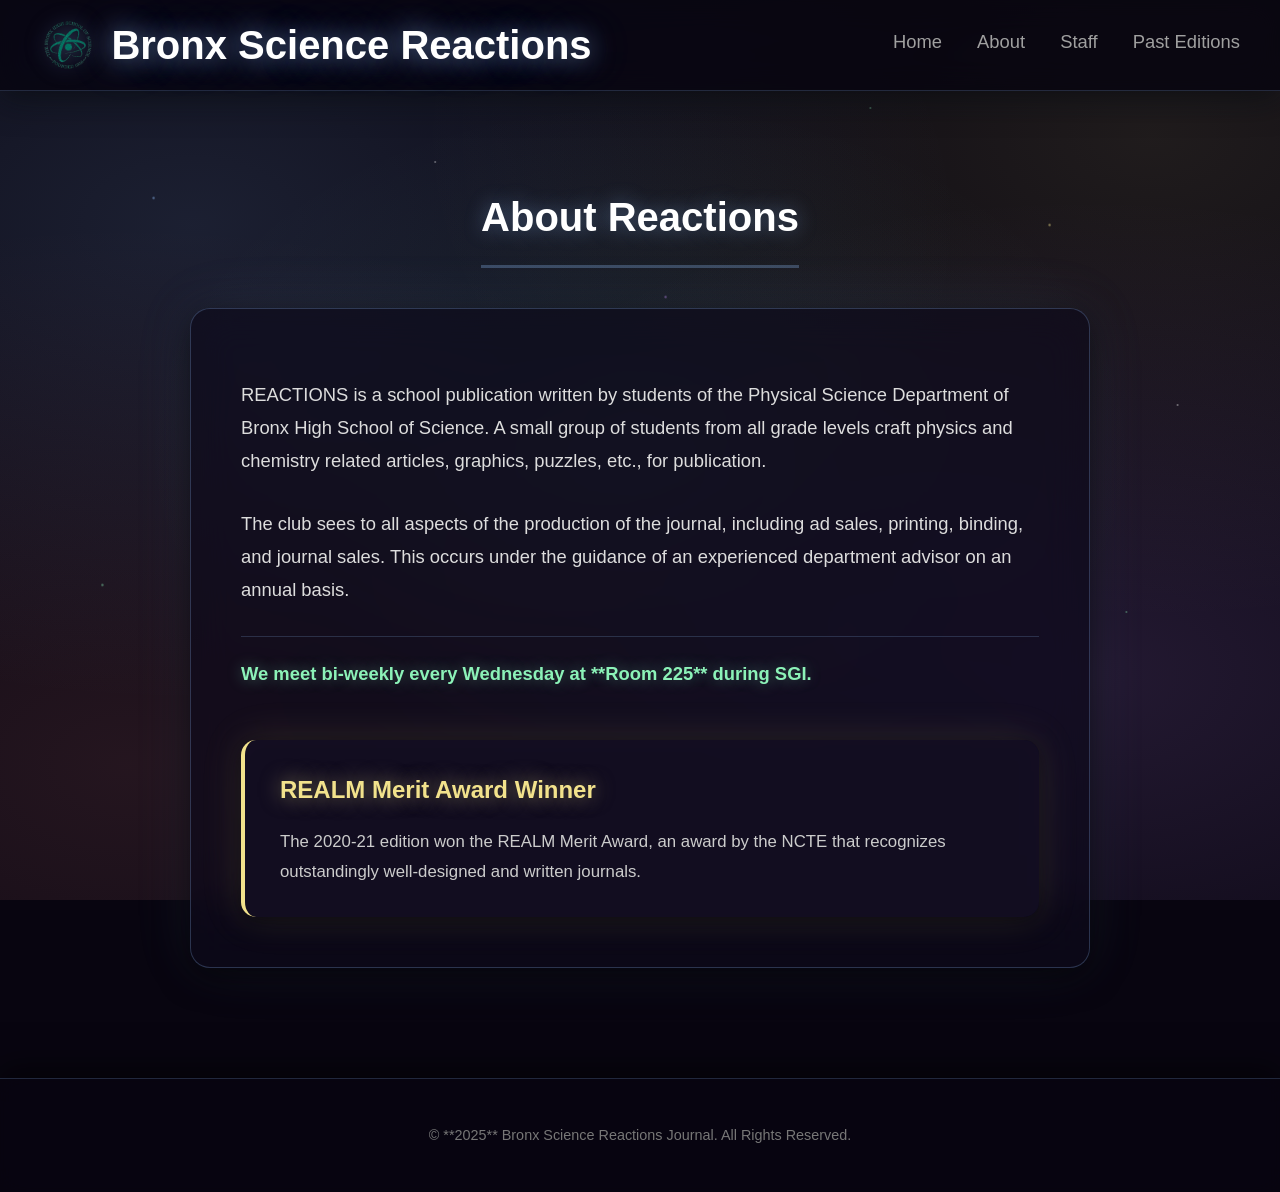
<file: about.html>
<!DOCTYPE html>
<html lang="en">
<head>
    <meta charset="UTF-8">
    <meta name="viewport" content="width=device-width, initial-scale=1.0">
    <title>About - Bronx Science Reactions Journal</title>
    <link rel="stylesheet" href="styles.css">
    
    <script async src="https://www.googletagmanager.com/gtag/js?id=G-515P19Z7Z0"></script>
    <script>
      window.dataLayer = window.dataLayer || [];
      function gtag(){dataLayer.push(arguments);}
      gtag('js', new Date());
    
      gtag('config', 'G-515P19Z7Z0');
    </script>
    
</head>
<body>
    <div class="navbar">
        <div class="container">
            <div class="logo-container">
                <img src="assets/logo-icon.png" alt="Reactions Logo Icon" class="header-logo-icon">
                <h1 class="logo">Bronx Science Reactions</h1>
            </div>
            <nav>
                <ul>
                    <li><a href="index.html">Home</a></li>
                    <li><a href="about.html">About</a></li>
                    <li><a href="staff.html">Staff</a></li>
                    <li><a href="past-editions.html">Past Editions</a></li>
                </ul>
            </nav>
        </div>
    </div>

    <section class="about-page">
        <div class="container">
            <h2>About Reactions</h2>
            <div class="about-content">
                <p>REACTIONS is a school publication written by students of the Physical Science Department of Bronx High School of Science. A small group of students from all grade levels craft physics and chemistry related articles, graphics, puzzles, etc., for publication.</p>
                
                <p>The club sees to all aspects of the production of the journal, including ad sales, printing, binding, and journal sales. This occurs under the guidance of an experienced department advisor on an annual basis.</p>
                
                <p class="meeting-info">We meet bi-weekly every Wednesday at **Room 225** during SGI.</p> 
                
                <div class="award-box">
                    <h3>REALM Merit Award Winner</h3>
                    <p>The 2020-21 edition won the REALM Merit Award, an award by the NCTE that recognizes outstandingly well-designed and written journals.</p>
                </div>
            </div>
        </div>
    </section>

    <footer>
        <div class="container">
            <p>&copy; **2025** Bronx Science Reactions Journal. All Rights Reserved.</p> 
        </div>
    </footer>

    <script src="script.js"></script> 
</body>
</html>
</file>
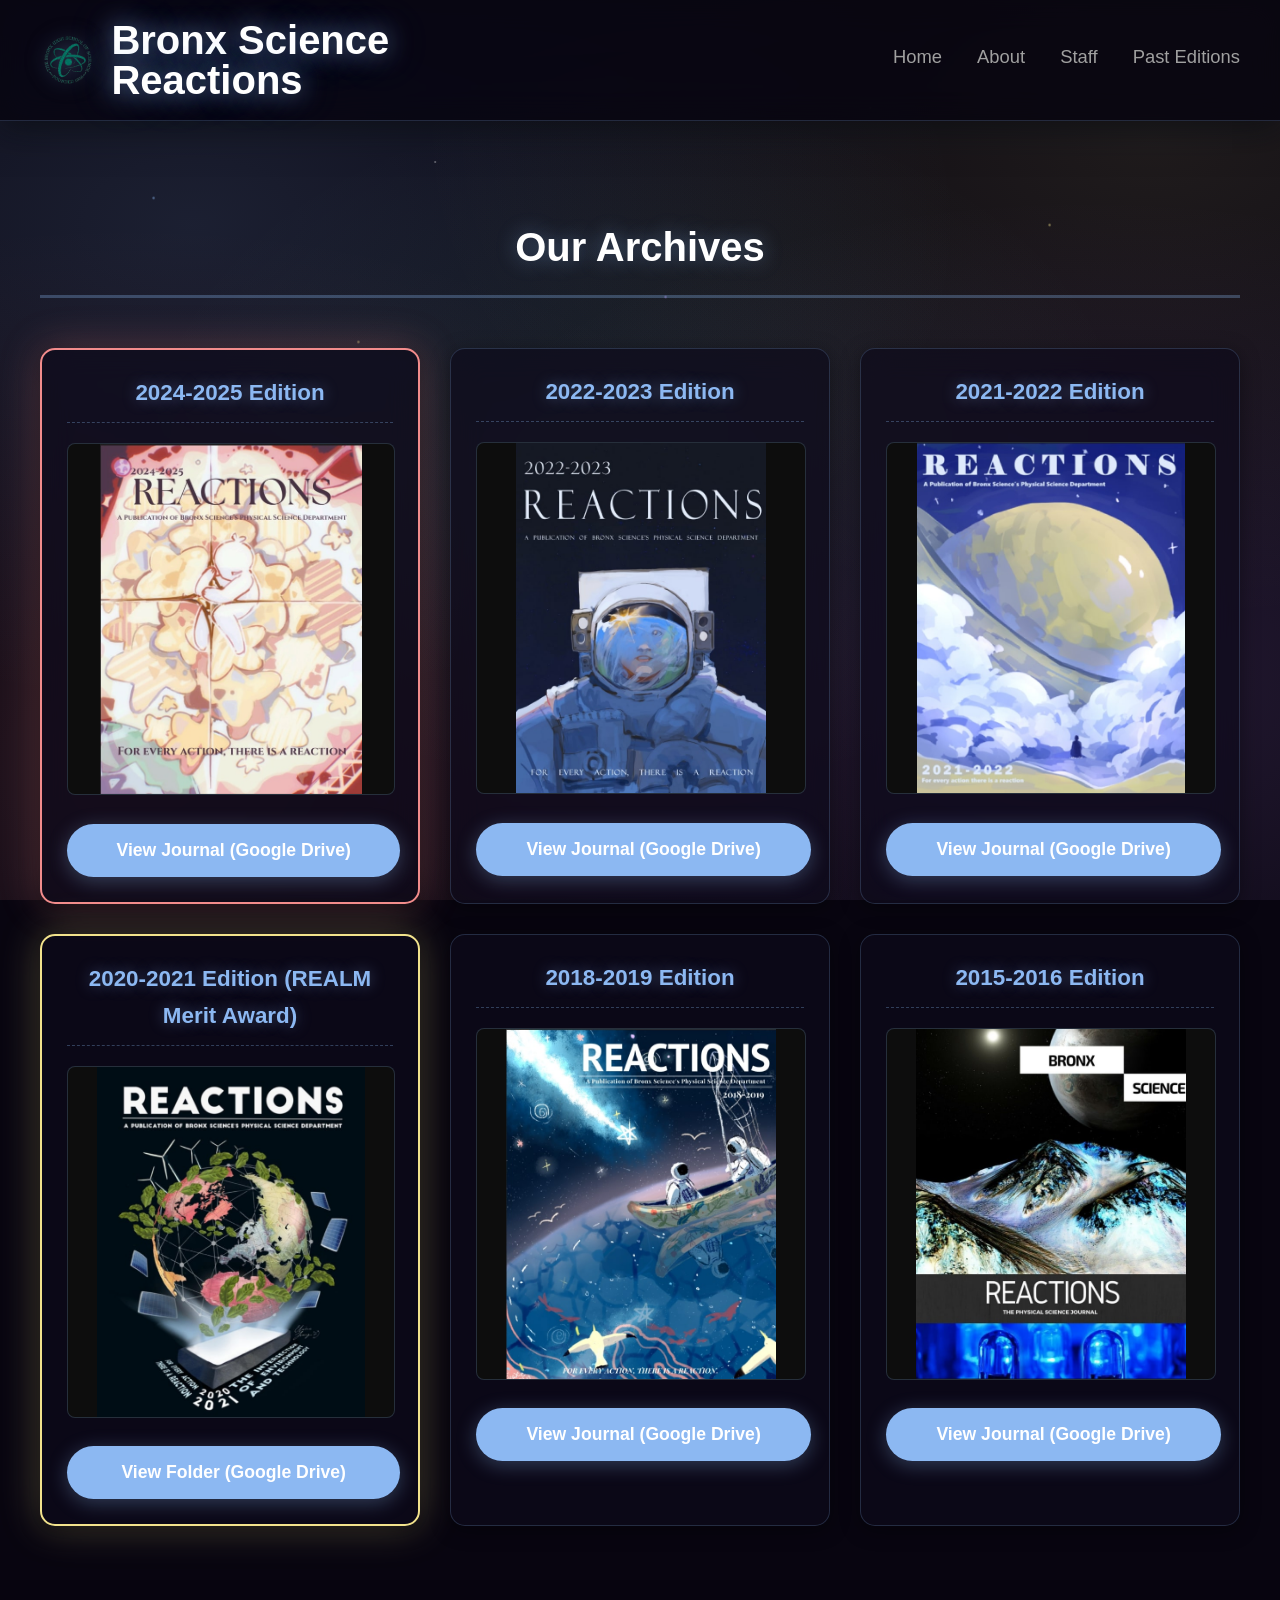
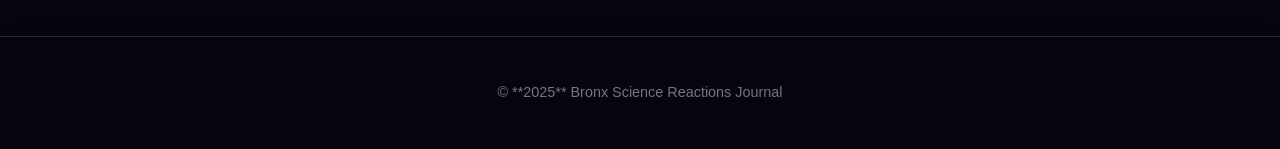
<file: past-editions.html>
<!DOCTYPE html>
<html lang="en">
<head>
    <meta charset="UTF-8">
    <meta name="viewport" content="width=device-width, initial-scale=1.0">
    <title>Past Editions - Bronx Science Reactions</title>
    <link rel="stylesheet" href="styles.css">
    
    <script async src="https://www.googletagmanager.com/gtag/js?id=G-515P19Z7Z0"></script>
    <script>
      window.dataLayer = window.dataLayer || [];
      function gtag(){dataLayer.push(arguments);}
      gtag('js', new Date());
    
      gtag('config', 'G-515P19Z7Z0');
    </script>
    
</head>
<body>
    <header class="navbar">
        <div class="container">
            <div class="logo-container">
                <img src="assets/logo-icon.png" alt="Reactions Logo Icon" class="header-logo-icon">
                <h1 class="logo">Bronx Science <br> Reactions</h1>
            </div>
            <nav>
                <ul>
                    <li><a href="index.html">Home</a></li>
                    <li><a href="about.html">About</a></li>
                    <li><a href="staff.html">Staff</a></li>
                    <li><a href="past-editions.html">Past Editions</a></li>
                </ul>
            </nav>
        </div>
    </header>

    <main class="editions-page">
        <div class="container">
            <h2>Our Archives</h2>

            <div class="edition-grid">
                
                <div class="edition-card recent">
                    <h3>2024-2025 Edition</h3>
                    <img src="assets/cover-2024-2025.jpg" alt="Cover of the 2024-2025 Reactions Journal" class="edition-cover">
                    <a href="https://drive.google.com/file/d/1R69umr81uTIhuT5x1mx7t2AD26jYbKQH/view" target="_blank" class="download-button">View Journal (Google Drive)</a>
                </div>

                <div class="edition-card">
                    <h3>2022-2023 Edition</h3>
                    <img src="assets/cover-2022-2023.jpg" alt="Cover of the 2022-2023 Reactions Journal" class="edition-cover">
                    <a href="https://drive.google.com/file/d/1EAWnGjIhV6VgItKYykqI08MQtvLHch9j/view" target="_blank" class="download-button">View Journal (Google Drive)</a>
                </div>

                <div class="edition-card">
                    <h3>2021-2022 Edition</h3>
                    <img src="assets/cover-2021-2022.jpg" alt="Cover of the 2021-2022 Reactions Journal" class="edition-cover">
                    <a href="https://drive.google.com/file/d/1NMG_OysKqNnlXZI18jMHiwidVzdb9PTu/view" target="_blank" class="download-button">View Journal (Google Drive)</a>
                </div>

                <div class="edition-card award-winning">
                    <h3>2020-2021 Edition (REALM Merit Award)</h3>
                    <img src="assets/cover-2020-2021.jpg" alt="Cover of the 2020-2021 Reactions Journal" class="edition-cover">
                    <a href="https://drive.google.com/drive/folders/1luVz6KhkiWEewsyApXLMsO-V0v8NdaVm" target="_blank" class="download-button">View Folder (Google Drive)</a>
                </div>

                <div class="edition-card">
                    <h3>2018-2019 Edition</h3>
                    <img src="assets/cover-2018-2019.jpg" alt="Cover of the 2018-2019 Reactions Journal" class="edition-cover">
                    <a href="https://drive.google.com/file/d/10R5o0jK3RkKv8rVd2TQX4X7bYpBWqK8H/view" target="_blank" class="download-button">View Journal (Google Drive)</a>
                </div>
                
                <div class="edition-card">
                    <h3>2015-2016 Edition</h3>
                    <img src="assets/cover-2015-2016.jpg" alt="Cover of the 2015-2016 Reactions Journal" class="edition-cover">
                    <a href="https://drive.google.com/file/d/12AlnqclXS9xD6YNhwv8btga3d1RdTk1Z/view" target="_blank" class="download-button">View Journal (Google Drive)</a>
                </div>
                

            </div>
        </div>
    </main>

    <footer>
        <div class="container">
            <p>&copy; **2025** Bronx Science Reactions Journal</p> 
        </div>
    </footer>

    <script src="script.js"></script>
</body>
</html>
</file>
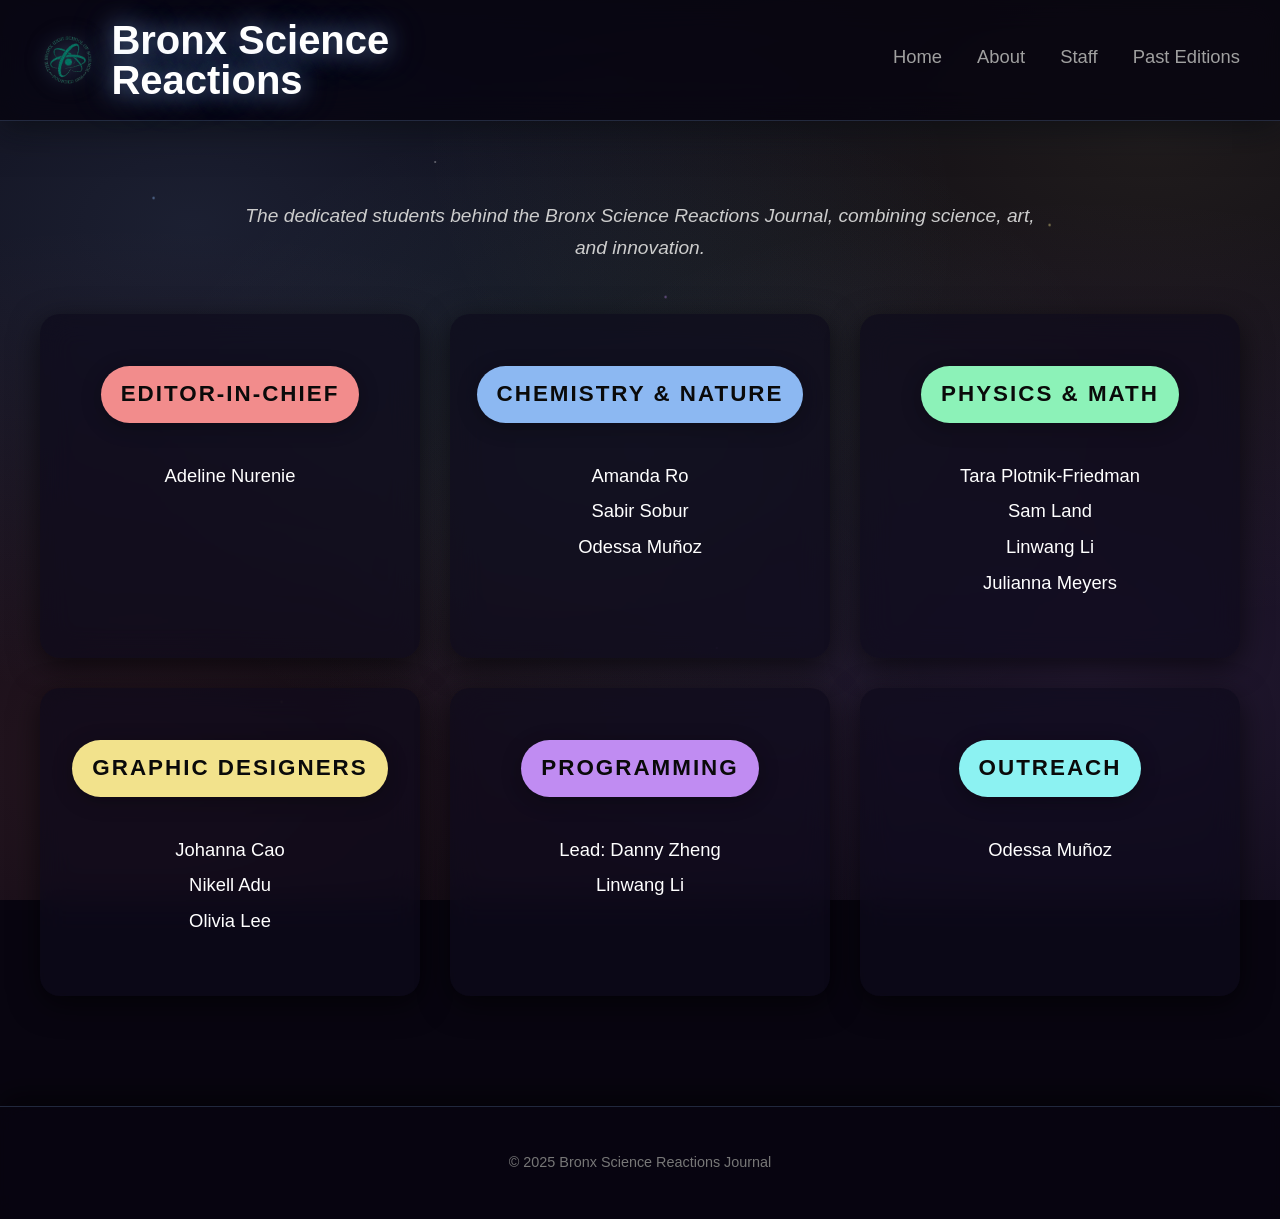
<file: staff.html>
<!DOCTYPE html>
<html lang="en">
<head>
    <meta charset="UTF-8">
    <meta name="viewport" content="width=device-width, initial-scale=1.0">
    <title>Our Staff - Bronx Science Reactions</title>
    <link rel="stylesheet" href="styles.css">
    
    <script async src="https://www.googletagmanager.com/gtag/js?id=G-515P19Z7Z0"></script>
    <script>
      window.dataLayer = window.dataLayer || [];
      function gtag(){dataLayer.push(arguments);}
      gtag('js', new Date());
    
      gtag('config', 'G-515P19Z7Z0');
    </script>
    
</head>
<body>
    <header class="navbar">
        <div class="container">
            <div class="logo-container">
                <img src="assets/logo-icon.png" alt="Reactions Logo Icon" class="header-logo-icon">
                <h1 class="logo">Bronx Science <br> Reactions</h1>
            </div>
            <nav>
                <ul>
                    <li><a href="index.html">Home</a></li>
                    <li><a href="about.html">About</a></li>
                    <li><a href="staff.html">Staff</a></li>
                    <li><a href="past-editions.html">Past Editions</a></li>
                </ul>
            </nav>
        </div>
    </header>

    <main class="staff-page">
        <div class="container">
            <p class="staff-intro">The dedicated students behind the Bronx Science Reactions Journal, combining science, art, and innovation.</p>

            <div class="staff-grid">
                <div class="staff-card editor color-editor">
                    <h3 class="role-title">Editor-in-Chief</h3>
                    <p class="staff-name">Adeline Nurenie</p>
                </div>

                <div class="staff-card chemistry color-chemistry">
                    <h3 class="role-title">Chemistry & Nature</h3>
                    <p class="staff-name">Amanda Ro</p>
                    <p class="staff-name">Sabir Sobur</p>
                    <p class="staff-name">Odessa Muñoz</p>
                </div>

                <div class="staff-card physics color-physics">
                    <h3 class="role-title">Physics & Math</h3>
                    <p class="staff-name">Tara Plotnik-Friedman</p>
                    <p class="staff-name">Sam Land</p>
                    <p class="staff-name">Linwang Li</p>
                    <p class="staff-name">Julianna Meyers</p> 
                </div>

                <div class="staff-card graphic color-graphic">
                    <h3 class="role-title">Graphic Designers</h3>
                    <p class="staff-name">Johanna Cao</p>
                    <p class="staff-name">Nikell Adu</p>
                    <p class="staff-name">Olivia Lee</p>
                </div>

                <div class="staff-card programming color-programming">
                    <h3 class="role-title">Programming</h3>
                    <p class="staff-name">Lead: Danny Zheng</p> 
                    <p class="staff-name">Linwang Li</p>
                </div>
                
                <div class="staff-card outreach color-outreach">
                    <h3 class="role-title">Outreach</h3>
                    <p class="staff-name">Odessa Muñoz</p>
                </div>
            </div>
        </div>
    </main>

    <footer>
        <div class="container">
            <p>&copy; 2025 Bronx Science Reactions Journal</p> 
        </div>
    </footer>

    <script src="script.js"></script>
</body>
</html>
</file>
<file: styles.css>
:root {
    --bg-dark: #0a0a0a;
    --bg-medium: #111111;
    --bg-card: #1a1a1a; 
    --text-light: #f0f0f0;
    --text-faded: #a0a0a0;
    --accent-blue: #8cb8f2;
    --accent-yellow: #f2e28c;
    --accent-green: #8cf2b8;
    --accent-red: #f28c8c;
    --accent-purple: #c08cf2; 
    --accent-teal: #8cf2f2; 
    --border-subtle: #333;
}


body {
    margin: 0;
    font-family: 'Helvetica Neue', Arial, sans-serif;
    background: 
        radial-gradient(ellipse at 15% 25%, rgba(140, 184, 242, 0.15) 0%, transparent 50%),
        radial-gradient(ellipse at 85% 75%, rgba(192, 140, 242, 0.15) 0%, transparent 50%),
        radial-gradient(ellipse at 50% 50%, rgba(140, 242, 184, 0.08) 0%, transparent 55%),
        radial-gradient(ellipse at 10% 85%, rgba(242, 140, 140, 0.12) 0%, transparent 50%),
        radial-gradient(ellipse at 90% 15%, rgba(242, 228, 140, 0.1) 0%, transparent 45%),
        #080510;
    background-attachment: fixed;
    position: relative;
    color: var(--text-light);
    line-height: 1.65;
    scroll-behavior: smooth;
    overflow-x: hidden;
}

body::before {
    content: '';
    position: fixed;
    top: 0;
    left: 0;
    width: 300%;
    height: 300%;
    background-image: 
        radial-gradient(2px 2px at 20% 30%, white, transparent),
        radial-gradient(2px 2px at 60% 70%, white, transparent),
        radial-gradient(1px 1px at 50% 50%, white, transparent),
        radial-gradient(1px 1px at 80% 10%, white, transparent),
        radial-gradient(2px 2px at 90% 60%, white, transparent),
        radial-gradient(1px 1px at 33% 80%, white, transparent),
        radial-gradient(1px 1px at 15% 95%, white, transparent),
        radial-gradient(1px 1px at 45% 20%, white, transparent),
        radial-gradient(1px 1px at 25% 60%, white, transparent),
        radial-gradient(2px 2px at 75% 40%, white, transparent),
        radial-gradient(1px 1px at 65% 85%, white, transparent),
        radial-gradient(1px 1px at 10% 40%, white, transparent),
        radial-gradient(2px 2px at 40% 10%, white, transparent),
        radial-gradient(1px 1px at 85% 90%, white, transparent),
        radial-gradient(1px 1px at 55% 65%, white, transparent);
    background-size: 300% 300%;
    animation: stars-rotate 240s linear infinite;
    pointer-events: none;
    z-index: 0;
    opacity: 0.4;
}

body::after {
    content: '';
    position: fixed;
    top: 0;
    left: 0;
    width: 100%;
    height: 100%;
    background-image: 
        radial-gradient(2px 2px at 12% 22%, rgba(140, 184, 242, 0.9), transparent),
        radial-gradient(1.5px 1.5px at 34% 18%, rgba(255, 255, 255, 0.8), transparent),
        radial-gradient(2px 2px at 52% 33%, rgba(192, 140, 242, 0.85), transparent),
        radial-gradient(1.5px 1.5px at 68% 12%, rgba(140, 242, 184, 0.8), transparent),
        radial-gradient(2px 2px at 82% 25%, rgba(242, 228, 140, 0.9), transparent),
        radial-gradient(1.5px 1.5px at 18% 48%, rgba(255, 255, 255, 0.85), transparent),
        radial-gradient(2px 2px at 38% 62%, rgba(140, 184, 242, 0.8), transparent),
        radial-gradient(1.5px 1.5px at 56% 72%, rgba(192, 140, 242, 0.85), transparent),
        radial-gradient(2px 2px at 72% 58%, rgba(255, 255, 255, 0.9), transparent),
        radial-gradient(1.5px 1.5px at 88% 68%, rgba(140, 242, 184, 0.8), transparent),
        radial-gradient(2px 2px at 22% 78%, rgba(242, 228, 140, 0.85), transparent),
        radial-gradient(1.5px 1.5px at 42% 88%, rgba(255, 255, 255, 0.8), transparent),
        radial-gradient(2px 2px at 62% 82%, rgba(140, 184, 242, 0.9), transparent),
        radial-gradient(1.5px 1.5px at 78% 92%, rgba(192, 140, 242, 0.85), transparent),
        radial-gradient(2px 2px at 8% 65%, rgba(140, 242, 184, 0.8), transparent),
        radial-gradient(1.5px 1.5px at 92% 45%, rgba(255, 255, 255, 0.85), transparent),
        radial-gradient(2px 2px at 28% 38%, rgba(242, 228, 140, 0.8), transparent),
        radial-gradient(1.5px 1.5px at 48% 8%, rgba(140, 184, 242, 0.9), transparent);
    background-size: 100% 100%;
    animation: stars-twinkle 4s ease-in-out infinite;
    pointer-events: none;
    z-index: 0;
    opacity: 0.6;
}

@keyframes stars-rotate {
    from { transform: rotate(0deg); }
    to { transform: rotate(360deg); }
}

@keyframes stars-twinkle {
    0%, 100% { opacity: 0.6; }
    25% { opacity: 0.3; }
    50% { opacity: 0.8; }
    75% { opacity: 0.4; }
}

@keyframes float-particle {
    0%, 100% { 
        transform: translateY(0) translateX(0); 
        opacity: 0.3;
    }
    25% { 
        transform: translateY(-20px) translateX(10px); 
        opacity: 0.6;
    }
    50% { 
        transform: translateY(-40px) translateX(-5px); 
        opacity: 0.8;
    }
    75% { 
        transform: translateY(-20px) translateX(-10px); 
        opacity: 0.5;
    }
}

.navbar, .container, footer {
    position: relative;
    z-index: 1;
}



a {
    color: var(--accent-blue);
    text-decoration: none;
    transition: all 0.4s cubic-bezier(0.4, 0, 0.2, 1);
    position: relative;
}

a:hover {
    color: #b4d4ff;
    text-shadow: 0 0 12px rgba(140, 184, 242, 0.6);
    transform: translateY(-1px);
}

.container {
    max-width: 1200px;
    margin: 0 auto;
    padding: 0 20px;
}

h2 {
    color: #ffffff;
    font-size: 2.5em; 
    font-weight: 700;
    border-bottom: 3px solid rgba(140, 184, 242, 0.3);
    padding-bottom: 15px;
    margin-bottom: 40px;
    text-align: center;
    text-shadow: 0 0 20px rgba(140, 184, 242, 0.4);
    animation: glow-pulse 3s ease-in-out infinite;
}

@keyframes glow-pulse {
    0%, 100% { text-shadow: 0 0 20px rgba(140, 184, 242, 0.4); }
    50% { text-shadow: 0 0 30px rgba(140, 184, 242, 0.6), 0 0 40px rgba(140, 184, 242, 0.3); }
}


.navbar {
    background: rgba(8, 5, 16, 0.85);
    backdrop-filter: blur(15px) saturate(180%);
    padding: 20px 0;
    border-bottom: 1px solid rgba(140, 184, 242, 0.2);
    box-shadow: 0 8px 32px rgba(0, 0, 0, 0.6), 0 0 40px rgba(140, 184, 242, 0.1);
    position: sticky;
    top: 0;
    z-index: 100;
    animation: navbar-slide-down 0.6s ease-out;
}

@keyframes navbar-slide-down {
    from {
        transform: translateY(-100%);
        opacity: 0;
    }
    to {
        transform: translateY(0);
        opacity: 1;
    }
}

.navbar .container {
    display: flex;
    justify-content: space-between;
    align-items: center;
}


.logo-container {
    display: flex;
    align-items: center;
    gap: 15px; 
}

.header-logo-icon {
    height: 50px; 
    width: auto;
    filter: drop-shadow(0 0 10px rgba(140, 184, 242, 0.5));
}

.navbar .logo {
    margin: 0;
    font-size: 2.5em;
    color: #ffffff;
    line-height: 1; 
    font-weight: 900;
    text-shadow: 0 0 25px rgba(140, 184, 242, 0.6), 0 0 50px rgba(140, 184, 242, 0.3);
    animation: logo-glow 2s ease-in-out infinite;
}

@keyframes logo-glow {
    0%, 100% { text-shadow: 0 0 25px rgba(140, 184, 242, 0.6), 0 0 50px rgba(140, 184, 242, 0.3); }
    50% { text-shadow: 0 0 35px rgba(140, 184, 242, 0.8), 0 0 70px rgba(140, 184, 242, 0.4); }
}

.navbar nav ul {
    list-style: none;
    margin: 0;
    padding: 0;
    display: flex;
}

.navbar nav ul li {
    margin-left: 35px;
}

.navbar nav ul li a {
    color: var(--text-faded);
    text-decoration: none;
    font-size: 1.15em;
    font-weight: 500;
    transition: all 0.4s cubic-bezier(0.4, 0, 0.2, 1);
    padding-bottom: 5px;
    position: relative;
    display: inline-block;
}

.navbar nav ul li a::before {
    content: '';
    position: absolute;
    bottom: 0;
    left: 50%;
    width: 0;
    height: 2px;
    background: var(--accent-blue);
    box-shadow: 0 0 10px var(--accent-blue);
    transition: all 0.4s cubic-bezier(0.4, 0, 0.2, 1);
    transform: translateX(-50%);
}

.navbar nav ul li a:hover {
    color: var(--accent-blue);
}

.navbar nav ul li a:hover::before {
    width: 100%;
}

footer {
    background: rgba(8, 5, 16, 0.85);
    backdrop-filter: blur(15px) saturate(180%);
    color: #777;
    text-align: center;
    padding: 30px 0;
    margin-top: 50px;
    border-top: 1px solid rgba(140, 184, 242, 0.2);
    font-size: 0.9em;
    box-shadow: 0 -8px 32px rgba(0, 0, 0, 0.6);
}


.hero-section {
    padding: 80px 0;
    text-align: center;
    animation: fade-in-up 0.8s ease-out;
}

@keyframes fade-in-up {
    from {
        opacity: 0;
        transform: translateY(30px);
    }
    to {
        opacity: 1;
        transform: translateY(0);
    }
}

.hero-section .cover-display {
    background: rgba(13, 10, 26, 0.6);
    backdrop-filter: blur(20px) saturate(150%);
    border: 1px solid rgba(140, 184, 242, 0.3);
    padding: 40px;
    display: inline-block;
    border-radius: 20px;
    box-shadow: 
        0 8px 32px rgba(0, 0, 0, 0.6),
        0 0 60px rgba(140, 184, 242, 0.2),
        inset 0 0 60px rgba(140, 184, 242, 0.05);
    transition: all 0.5s cubic-bezier(0.4, 0, 0.2, 1);
    position: relative;
    overflow: hidden;
}

.hero-section .cover-display::before {
    content: '';
    position: absolute;
    top: -50%;
    left: -50%;
    width: 200%;
    height: 200%;
    background: radial-gradient(circle, rgba(140, 184, 242, 0.1) 0%, transparent 70%);
    animation: rotate-glow 10s linear infinite;
    pointer-events: none;
}

@keyframes rotate-glow {
    from { transform: rotate(0deg); }
    to { transform: rotate(360deg); }
}

.hero-section .cover-display:hover {
    transform: translateY(-10px) scale(1.02);
    box-shadow: 
        0 16px 48px rgba(0, 0, 0, 0.8),
        0 0 80px rgba(140, 184, 242, 0.4),
        inset 0 0 80px rgba(140, 184, 242, 0.08);
    border-color: rgba(140, 184, 242, 0.5);
}

.hero-section .journal-title {
    color: var(--accent-yellow);
    font-size: 2.2em;
    margin-top: 0;
    margin-bottom: 20px;
    text-shadow: 
        0 0 20px rgba(242, 228, 140, 0.6),
        0 0 40px rgba(242, 228, 140, 0.3);
    animation: title-float 3s ease-in-out infinite;
}

@keyframes title-float {
    0%, 100% { transform: translateY(0); }
    50% { transform: translateY(-5px); }
}

.hero-section .journal-cover {
    max-width: 320px;
    height: auto;
    display: block;
    margin: 0 auto 20px auto;
    border-radius: 12px;
    transition: all 0.5s cubic-bezier(0.4, 0, 0.2, 1);
    box-shadow: 0 8px 24px rgba(0, 0, 0, 0.4);
}

.hero-section .cover-link:hover .journal-cover {
    transform: scale(1.05) rotate(2deg);
    box-shadow: 
        0 12px 36px rgba(0, 0, 0, 0.6),
        0 0 40px rgba(140, 184, 242, 0.4);
}

.download-button {
    background: var(--accent-yellow);
    color: #0a0a0a;
    padding: 15px 35px;
    border: none;
    border-radius: 50px;
    cursor: pointer;
    font-size: 1.1em;
    font-weight: 700;
    margin-top: 20px;
    transition: all 0.4s cubic-bezier(0.4, 0, 0.2, 1);
    box-shadow: 
        0 4px 20px rgba(242, 228, 140, 0.4),
        0 0 40px rgba(242, 228, 140, 0.2);
    display: inline-block;
    text-decoration: none;
    position: relative;
    overflow: hidden;
}

.download-button::before {
    content: '';
    position: absolute;
    top: 50%;
    left: 50%;
    width: 0;
    height: 0;
    background: rgba(255, 255, 255, 0.3);
    border-radius: 50%;
    transform: translate(-50%, -50%);
    transition: width 0.6s, height 0.6s;
}

.download-button:hover::before {
    width: 300px;
    height: 300px;
}

.download-button:hover {
    transform: translateY(-3px) scale(1.05);
    box-shadow: 
        0 8px 30px rgba(242, 228, 140, 0.6),
        0 0 60px rgba(242, 228, 140, 0.4);
    color: #0a0a0a;
}

.download-button:active {
    transform: translateY(-1px) scale(1.02);
}



.quote-section {
    background: rgba(13, 10, 26, 0.5);
    backdrop-filter: blur(15px) saturate(150%);
    padding: 70px 0;
    text-align: center;
    border-top: 1px solid rgba(140, 184, 242, 0.2);
    border-bottom: 1px solid rgba(140, 184, 242, 0.2);
    position: relative;
    margin: 40px 0;
}

.quote-section .quote {
    font-family: Georgia, serif;
    font-size: 2.8em;
    font-style: italic;
    color: #eeeeee;
    margin-bottom: 15px;
    font-weight: 300;
    text-shadow: 
        0 0 20px rgba(255, 255, 255, 0.4),
        0 0 40px rgba(140, 184, 242, 0.3),
        0 0 60px rgba(192, 140, 242, 0.2);
    animation: quote-glow 4s ease-in-out infinite;
}

@keyframes quote-glow {
    0%, 100% { 
        text-shadow: 
            0 0 20px rgba(255, 255, 255, 0.4),
            0 0 40px rgba(140, 184, 242, 0.3),
            0 0 60px rgba(192, 140, 242, 0.2);
    }
    50% { 
        text-shadow: 
            0 0 30px rgba(255, 255, 255, 0.6),
            0 0 60px rgba(140, 184, 242, 0.5),
            0 0 90px rgba(192, 140, 242, 0.3);
    }
}

.quote-section .author {
    font-size: 1.3em;
    color: #aaaaaa;
    margin-top: 0;
    margin-bottom: 40px;
}

.quick-blurb {
    position: static;
    transform: none;
    margin: 0 auto;
    background: rgba(20, 16, 35, 0.6);
    backdrop-filter: blur(10px);
    padding: 25px;
    border-radius: 15px;
    font-size: 1.1em;
    color: #cccccc;
    text-align: center;
    max-width: 700px;
    border-left: 4px solid var(--accent-green);
    box-shadow: 
        0 4px 20px rgba(0, 0, 0, 0.4),
        0 0 30px rgba(140, 242, 184, 0.15);
    transition: all 0.4s ease;
}

.quick-blurb:hover {
    transform: translateY(-3px);
    box-shadow: 
        0 6px 25px rgba(0, 0, 0, 0.5),
        0 0 40px rgba(140, 242, 184, 0.25);
}

.quick-blurb p {
    margin: 0;
}


.content-grid {
    padding: 60px 0;
}

.content-grid .container {
    display: flex;
    gap: 40px;
}

.editorial-section {
    flex: 3;
}

.sidebar-section {
    flex: 1;
    display: flex;
    flex-direction: column;
    gap: 40px;
}



.article-grid {
    display: grid;
    grid-template-columns: repeat(2, 1fr);
    gap: 25px;
    margin-top: 20px;
}

.picks-grid {
    display: flex;
    flex-direction: column;
    gap: 25px;
}

.article-card {
    background: rgba(13, 10, 26, 0.6);
    backdrop-filter: blur(15px) saturate(120%);
    border-radius: 15px;
    border: 1px solid rgba(140, 184, 242, 0.2);
    transition: all 0.5s cubic-bezier(0.4, 0, 0.2, 1);
    box-shadow: 0 4px 20px rgba(0, 0, 0, 0.4);
    overflow: hidden;
    position: relative;
    animation: card-fade-in 0.6s ease-out backwards;
}

.article-card:nth-child(1) { animation-delay: 0.1s; }
.article-card:nth-child(2) { animation-delay: 0.2s; }
.article-card:nth-child(3) { animation-delay: 0.3s; }
.article-card:nth-child(4) { animation-delay: 0.4s; }

@keyframes card-fade-in {
    from {
        opacity: 0;
        transform: translateY(20px);
    }
    to {
        opacity: 1;
        transform: translateY(0);
    }
}

.article-card::before {
    content: '';
    position: absolute;
    top: 0;
    left: -100%;
    width: 100%;
    height: 100%;
    background: linear-gradient(90deg, transparent, rgba(140, 184, 242, 0.1), transparent);
    transition: left 0.6s ease;
}

.article-card:hover::before {
    left: 100%;
}

.article-card:hover {
    background: rgba(20, 16, 35, 0.7);
    border-color: rgba(140, 184, 242, 0.5);
    transform: translateY(-8px) scale(1.02);
    box-shadow: 
        0 12px 40px rgba(0, 0, 0, 0.6),
        0 0 40px rgba(140, 184, 242, 0.3);
}

.article-cover {
    width: 100%;
    height: auto;
    display: block;
    object-fit: cover;
    border-bottom: 1px solid rgba(140, 184, 242, 0.2);
    transition: all 0.5s ease;
}

.article-card:hover .article-cover {
    transform: scale(1.05);
    filter: brightness(1.1);
}


.card-caption {
    padding: 5px; 
    text-align: center;
    min-height: 5px; 
    display: flex;
    flex-direction: column;
    align-items: center;
    justify-content: center;
}



.activity-card .activity-caption {
    font-size: 1.2em;
    font-weight: 700;
    color: var(--accent-green);
    margin-bottom: 5px;
    text-shadow: 0 0 15px rgba(140, 242, 184, 0.4);
}


/* Base style for all view/activity buttons */
.article-view-button, 
.activities-button {
    color: #0a0a0a;
    padding: 10px 20px;
    border: none;
    border-radius: 50px;
    cursor: pointer;
    font-size: 0.95em; 
    font-weight: 700;
    margin-top: 10px;
    transition: all 0.3s cubic-bezier(0.4, 0, 0.2, 1);
    display: inline-block;
    text-decoration: none;
}

/* 1. Article View Button (using --accent-blue) */
.article-view-button {
    background: var(--accent-blue);
    box-shadow: 0 4px 10px rgba(140, 184, 242, 0.4);
}

/* 2. Activities Button (using --accent-green) */
.activities-button {
    background: var(--accent-green);
    box-shadow: 0 4px 10px rgba(140, 242, 184, 0.4);
    margin-bottom: 5px; 
}


/* Hover effect for both buttons */
.article-view-button:hover,
.activities-button:hover {
    transform: translateY(-2px) scale(1.03); /* Lifts and slightly enlarges */
    /* Shared box shadow for a professional glow */
    box-shadow: 
        0 8px 25px rgba(0, 0, 0, 0.2), /* Deeper shadow below */
        0 0 40px rgba(255, 255, 255, 0.2); /* Subtle glow effect */
    color: #0a0a0a;
}

/* Specific hover color adjustment for blue button */
.article-view-button:hover {
    background: #b4d4ff; 
}

/* Specific hover color adjustment for green button */
.activities-button:hover {
    background: #b8ffdc;
}


.editor-picks,
.activities {
    background: rgba(13, 10, 26, 0.6);
    backdrop-filter: blur(15px) saturate(120%);
    padding: 30px;
    border-radius: 15px;
    border: 1px solid rgba(140, 184, 242, 0.2);
    box-shadow: 0 4px 20px rgba(0, 0, 0, 0.4);
    transition: all 0.4s ease;
}

.editor-picks:hover,
.activities:hover {
    border-color: rgba(140, 184, 242, 0.4);
    box-shadow: 0 6px 25px rgba(0, 0, 0, 0.5), 0 0 30px rgba(140, 184, 242, 0.2);
}

.editor-picks h2, .activities h2 {
    margin-top: 0;
    text-align: left;
    font-size: 2em;
    border-bottom: 3px solid rgba(242, 140, 140, 0.3);
    text-shadow: 0 0 20px rgba(242, 140, 140, 0.3);
}


.staff-page {
    padding: 60px 0;
    text-align: center;
}

.staff-intro {
    font-size: 1.2em;
    color: #ccc;
    margin-bottom: 50px;
    max-width: 800px;
    margin-left: auto;
    margin-right: auto;
    font-style: italic;
    font-weight: 300;
    animation: fade-in 1s ease-out;
}

@keyframes fade-in {
    from { opacity: 0; }
    to { opacity: 1; }
}

.staff-grid {
    display: grid;
    grid-template-columns: repeat(auto-fit, minmax(300px, 1fr));
    gap: 30px;
    justify-content: center;
}

.staff-card {
    background: rgba(13, 10, 26, 0.7);
    backdrop-filter: blur(15px) saturate(130%);
    border: 2px solid transparent;
    border-radius: 20px;
    padding: 50px 20px;
    text-align: center;
    box-shadow: 0 8px 30px rgba(0, 0, 0, 0.6);
    transition: all 0.5s cubic-bezier(0.4, 0, 0.2, 1);
    position: relative;
    overflow: hidden;
}

.staff-card::before {
    content: '';
    position: absolute;
    top: -50%;
    left: -50%;
    width: 200%;
    height: 200%;
    background: radial-gradient(circle, rgba(140, 184, 242, 0.05) 0%, transparent 70%);
    opacity: 0;
    transition: opacity 0.5s ease;
    animation: rotate-slow 15s linear infinite;
}

@keyframes rotate-slow {
    from { transform: rotate(0deg); }
    to { transform: rotate(360deg); }
}

.staff-card:hover::before {
    opacity: 1;
}

.staff-card:hover {
    transform: translateY(-12px) scale(1.03);
    box-shadow: 0 16px 48px rgba(0, 0, 0, 0.8);
}

.staff-card .role-title {
    font-size: 1.4em;
    margin-top: 0;
    margin-bottom: 30px;
    padding: 10px 20px;
    border-radius: 50px;
    display: inline-block;
    font-weight: 700;
    color: #ffffff; /* Default color set to white */
    text-transform: uppercase;
    letter-spacing: 2px;
    box-shadow: 0 4px 20px rgba(0, 0, 0, 0.3);
    transition: all 0.4s ease;
    position: relative;
    z-index: 1;
}

.staff-card:hover .role-title {
    transform: scale(1.1);
    box-shadow: 0 6px 30px rgba(0, 0, 0, 0.5);
}

.staff-card .staff-name {
    font-size: 1.15em;
    color: #ffffff;
    margin: 10px 0;
    line-height: 1.4;
    font-weight: 300;
    transition: all 0.3s ease;
}

.staff-card:hover .staff-name {
    color: var(--accent-blue);
}

/* Define Role Colors */
.color-editor { --role-color: var(--accent-red); }
.color-chemistry { --role-color: var(--accent-blue); }
.color-physics { --role-color: var(--accent-green); }
.color-graphic { --role-color: var(--accent-yellow); }
.color-programming { --role-color: var(--accent-purple); }
.color-outreach { --role-color: var(--accent-teal); } 


.staff-card.editor .role-title { 
    background-color: var(--role-color);
    color: #0a0a0a;
    font-weight: 800;
}
.staff-card.chemistry .role-title { 
    background-color: var(--role-color);
    color: #0a0a0a;
    font-weight: 800;
}
.staff-card.physics .role-title { 
    background-color: var(--role-color);
    color: #0a0a0a;
    font-weight: 800;
}
.staff-card.graphic .role-title { 
    background-color: var(--role-color);
    color: #0a0a0a;
    font-weight: 800;
}
.staff-card.programming .role-title { 
    background-color: var(--role-color);
    color: #0a0a0a;
    font-weight: 800;
}
.staff-card.outreach .role-title {
    background-color: var(--role-color);
    color: #0a0a0a;
    font-weight: 800;
}

.staff-card.editor:hover { 
    border-color: var(--accent-red);
    box-shadow: 
        0 16px 48px rgba(0, 0, 0, 0.8), 
        0 0 50px rgba(242, 140, 140, 0.4);
}
.staff-card.chemistry:hover { 
    border-color: var(--accent-blue);
    box-shadow: 
        0 16px 48px rgba(0, 0, 0, 0.8), 
        0 0 50px rgba(140, 184, 242, 0.4);
}
.staff-card.physics:hover { 
    border-color: var(--accent-green);
    box-shadow: 
        0 16px 48px rgba(0, 0, 0, 0.8), 
        0 0 50px rgba(140, 242, 184, 0.4);
}
.staff-card.graphic:hover { 
    border-color: var(--accent-yellow);
    box-shadow: 
        0 16px 48px rgba(0, 0, 0, 0.8), 
        0 0 50px rgba(242, 228, 140, 0.4);
}
.staff-card.programming:hover { 
    border-color: var(--accent-purple);
    box-shadow: 
        0 16px 48px rgba(0, 0, 0, 0.8), 
        0 0 50px rgba(192, 140, 242, 0.4);
}
.staff-card.outreach:hover { 
    border-color: var(--accent-teal);
    box-shadow: 
        0 16px 48px rgba(0, 0, 0, 0.8), 
        0 0 50px rgba(140, 242, 242, 0.4); 
}


.about-page {
    padding: 60px 0;
}

.about-page .container {
    max-width: 900px;
}

.about-page h2 {
    text-align: center;
    font-size: 2.5em;
    margin-bottom: 40px;
    padding-bottom: 15px;
    border-bottom: 3px solid rgba(140, 184, 242, 0.3);
    width: fit-content;
    margin-left: auto;
    margin-right: auto;
}

.about-content {
    background: rgba(13, 10, 26, 0.7);
    backdrop-filter: blur(20px) saturate(140%);
    padding: 50px;
    border-radius: 20px;
    border: 1px solid rgba(140, 184, 242, 0.25);
    box-shadow: 
        0 8px 32px rgba(0, 0, 0, 0.6),
        0 0 60px rgba(140, 184, 242, 0.1);
    animation: fade-in-up 0.8s ease-out;
}

.about-content p {
    font-size: 1.15em;
    line-height: 1.8;
    color: #ddd;
    margin-bottom: 30px;
    transition: color 0.3s ease;
}

.about-content p:hover {
    color: #f0f0f0;
}

.about-content .meeting-info {
    font-style: normal;
    color: var(--accent-green);
    font-weight: 600;
    border-top: 1px solid rgba(140, 184, 242, 0.2);
    padding-top: 20px;
    margin-top: 30px;
    margin-bottom: 0;
    text-shadow: 0 0 15px rgba(140, 242, 184, 0.4);
    animation: info-pulse 3s ease-in-out infinite;
}

@keyframes info-pulse {
    0%, 100% { text-shadow: 0 0 15px rgba(140, 242, 184, 0.4); }
    50% { text-shadow: 0 0 25px rgba(140, 242, 184, 0.6); }
}

.award-box {
    background: rgba(20, 16, 35, 0.8);
    backdrop-filter: blur(10px);
    border-left: 4px solid var(--accent-yellow);
    padding: 30px 35px;
    margin-top: 50px;
    border-radius: 15px;
    box-shadow: 
        0 4px 20px rgba(0, 0, 0, 0.5),
        0 0 40px rgba(242, 228, 140, 0.15);
    transition: all 0.4s ease;
    position: relative;
    overflow: hidden;
}

.award-box::before {
    content: '';
    position: absolute;
    top: 0;
    left: 0;
    width: 100%;
    height: 100%;
    background: linear-gradient(135deg, transparent 0%, rgba(242, 228, 140, 0.05) 100%);
    opacity: 0;
    transition: opacity 0.4s ease;
}

.award-box:hover::before {
    opacity: 1;
}

.award-box:hover {
    transform: translateX(5px);
    box-shadow: 
        0 6px 30px rgba(0, 0, 0, 0.6),
        0 0 60px rgba(242, 228, 140, 0.25);
}

.award-box h3 {
    margin-top: 0;
    font-size: 1.5em;
    color: var(--accent-yellow);
    margin-bottom: 15px;
    border-bottom: none;
    padding-bottom: 0;
    text-shadow: 0 0 20px rgba(242, 228, 140, 0.5);
    position: relative;
}

.award-box p {
    font-size: 1.05em;
    color: #ccc;
    margin-bottom: 0;
    position: relative;
}

.award-box p strong {
    color: #ffffff;
    font-weight: 700;
}


.editions-page {
    padding: 60px 0;
}

.editions-page h2 {
    text-align: center;
    font-size: 2.5em;
    margin-bottom: 50px;
}

.edition-grid {
    display: grid;
    grid-template-columns: repeat(auto-fit, minmax(300px, 1fr));
    gap: 30px;
}

.edition-card {
    background: rgba(13, 10, 26, 0.7);
    backdrop-filter: blur(15px) saturate(130%);
    padding: 25px;
    border-radius: 15px;
    border: 1px solid rgba(140, 184, 242, 0.2);
    transition: all 0.5s cubic-bezier(0.4, 0, 0.2, 1);
    text-align: center;
    box-shadow: 0 4px 20px rgba(0, 0, 0, 0.4);
    position: relative;
    overflow: hidden;
}

.edition-card::before {
    content: '';
    position: absolute;
    top: 0;
    left: -100%;
    width: 100%;
    height: 100%;
    background: linear-gradient(90deg, transparent, rgba(140, 184, 242, 0.1), transparent);
    transition: left 0.8s ease;
}

.edition-card:hover::before {
    left: 100%;
}

.edition-card:hover {
    transform: translateY(-10px) scale(1.02);
    box-shadow: 
        0 12px 40px rgba(0, 0, 0, 0.6),
        0 0 40px rgba(140, 184, 242, 0.3);
    border-color: rgba(140, 184, 242, 0.5);
}

.edition-cover {
    width: 100%;
    max-height: 350px;
    object-fit: contain;
    margin-bottom: 20px;
    border: 1px solid rgba(140, 184, 242, 0.2);
    border-radius: 8px;
    background-color: #0d0d0d;
    transition: all 0.4s ease;
}

.edition-card:hover .edition-cover {
    transform: scale(1.05);
    box-shadow: 0 8px 30px rgba(140, 184, 242, 0.3);
}


.edition-card.recent {
    border: 2px solid var(--accent-red);
    box-shadow: 
        0 4px 20px rgba(0, 0, 0, 0.4),
        0 0 40px rgba(242, 140, 140, 0.3);
    animation: recent-pulse 2s ease-in-out infinite;
}

@keyframes recent-pulse {
    0%, 100% { 
        box-shadow: 
            0 4px 20px rgba(0, 0, 0, 0.4),
            0 0 40px rgba(242, 140, 140, 0.3);
    }
    50% { 
        box-shadow: 
            0 4px 20px rgba(0, 0, 0, 0.4),
            0 0 60px rgba(242, 140, 140, 0.5);
    }
}

.edition-card.recent:hover {
    box-shadow: 
        0 12px 40px rgba(0, 0, 0, 0.6),
        0 0 70px rgba(242, 140, 140, 0.6);
}

.edition-card.award-winning {
    border: 2px solid var(--accent-yellow);
    box-shadow: 
        0 4px 20px rgba(0, 0, 0, 0.4),
        0 0 40px rgba(242, 228, 140, 0.3);
    animation: award-shine 3s ease-in-out infinite;
}

@keyframes award-shine {
    0%, 100% { 
        box-shadow: 
            0 4px 20px rgba(0, 0, 0, 0.4),
            0 0 40px rgba(242, 228, 140, 0.3);
    }
    50% { 
        box-shadow: 
            0 4px 20px rgba(0, 0, 0, 0.4),
            0 0 60px rgba(242, 228, 140, 0.5);
    }
}

.edition-card.award-winning:hover {
    box-shadow: 
        0 12px 40px rgba(0, 0, 0, 0.6),
        0 0 70px rgba(242, 228, 140, 0.6);
}

.edition-card h3 {
    color: var(--accent-blue);
    margin-top: 0;
    font-size: 1.4em;
    margin-bottom: 20px;
    border-bottom: 1px dashed rgba(140, 184, 242, 0.3);
    padding-bottom: 10px;
    text-shadow: 0 0 15px rgba(140, 184, 242, 0.4);
    transition: all 0.3s ease;
}

.edition-card:hover h3 {
    text-shadow: 0 0 25px rgba(140, 184, 242, 0.6);
}

.edition-card .download-button {
    display: block;
    width: 90%;
    margin: 0 auto;
    background: var(--accent-blue);
    color: white;
    padding: 12px 20px;
    text-decoration: none;
    border-radius: 50px;
    font-weight: bold;
    text-align: center;
    transition: all 0.4s cubic-bezier(0.4, 0, 0.2, 1);
    box-shadow: 0 4px 20px rgba(140, 184, 242, 0.3);
}

.edition-card .download-button:hover {
    background: #b4d4ff;
    transform: translateY(-2px);
    box-shadow: 0 6px 30px rgba(140, 184, 242, 0.5);
    color: #0a0a0a;
}


.modal-overlay {
    position: fixed;
    top: 0;
    left: 0;
    width: 100%;
    height: 100%;
    background-color: rgba(0, 0, 0, 0.9);
    display: none; 
    justify-content: center;
    align-items: center;
    z-index: 1000;
    opacity: 0;
    transition: opacity 0.3s ease;
}

.modal-overlay.active {
    display: flex;
    opacity: 1;
}

.modal-image {
    max-width: 90%;
    max-height: 90%;
    object-fit: contain;
    border-radius: 8px;
    box-shadow: 0 0 40px rgba(140, 184, 242, 0.5);
}

.modal-close {
    position: absolute;
    top: 20px;
    right: 35px;
    color: #fff;
    font-size: 40px;
    font-weight: bold;
    cursor: pointer;
    transition: color 0.3s ease, transform 0.3s ease;
    padding: 10px; /* Increased clickable area */
}

.modal-close:hover,
.modal-close:focus {
    color: var(--accent-red);
    transform: scale(1.1);
}


@media (max-width: 1000px) {
    .content-grid .container {
        flex-direction: column;
    }
    
    .article-grid {
        grid-template-columns: repeat(auto-fit, minmax(250px, 1fr));
    }
    
    .picks-grid {
        flex-direction: row;
        justify-content: space-around;
        gap: 15px;
    }
    
    .editor-picks .article-card {
        flex: 1;
    }
    
    .quick-blurb {
        position: static;
        transform: none;
        margin: 20px auto 0;
        max-width: unset;
        width: 90%;
        text-align: center;
    }
}

@media (max-width: 768px) {
    .navbar .container {
        flex-direction: column;
        text-align: center;
    }
    
    .navbar nav ul {
        margin-top: 15px;
    }
    
    .navbar nav ul li {
        margin: 0 10px;
    }
    
    .hero-section .journal-title {
        font-size: 1.8em;
    }
    
    .quote-section .quote {
        font-size: 2em;
    }
    
    h2 {
        font-size: 2em;
    }
}

@media (max-width: 600px) {
    .staff-grid,
    .edition-grid {
        grid-template-columns: 1fr;
    }
    
    .navbar .logo {
        font-size: 2em;
    }
    
    .article-grid {
        grid-template-columns: 1fr;
    }
}
</file>
